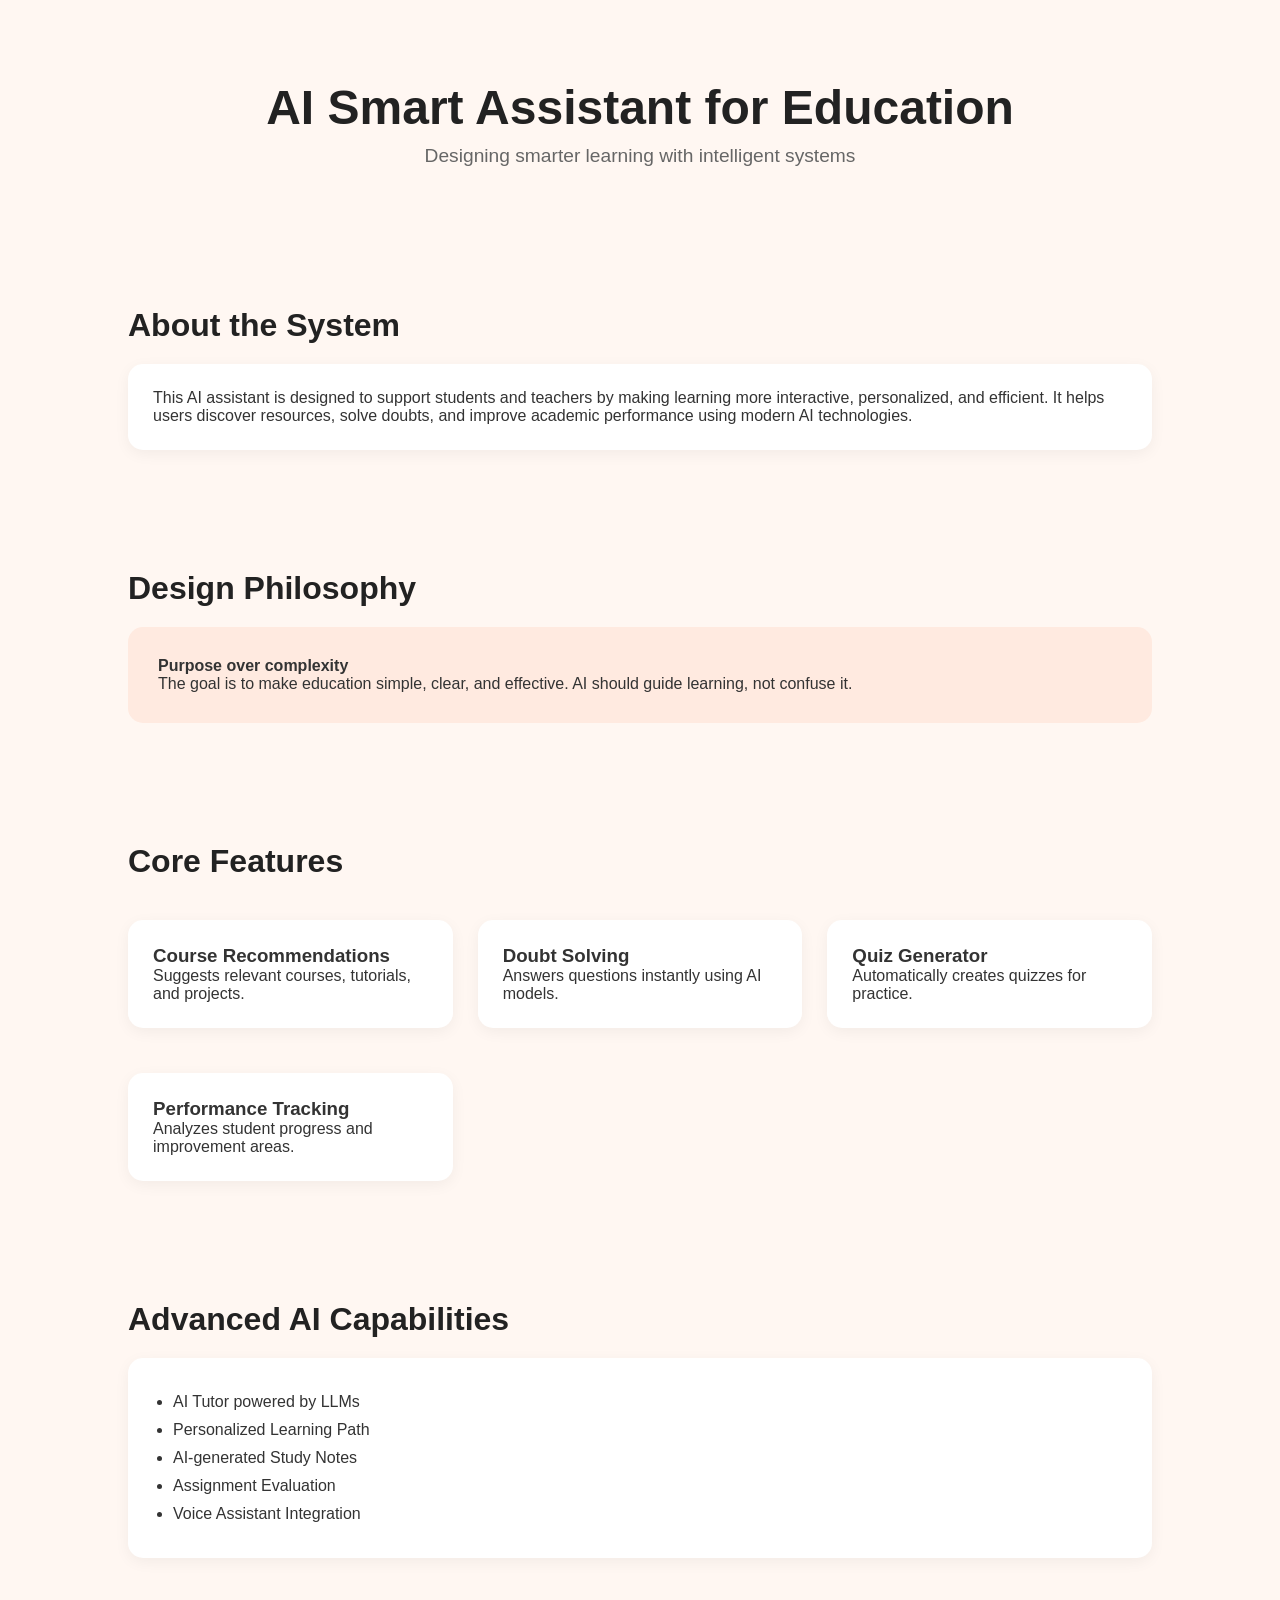
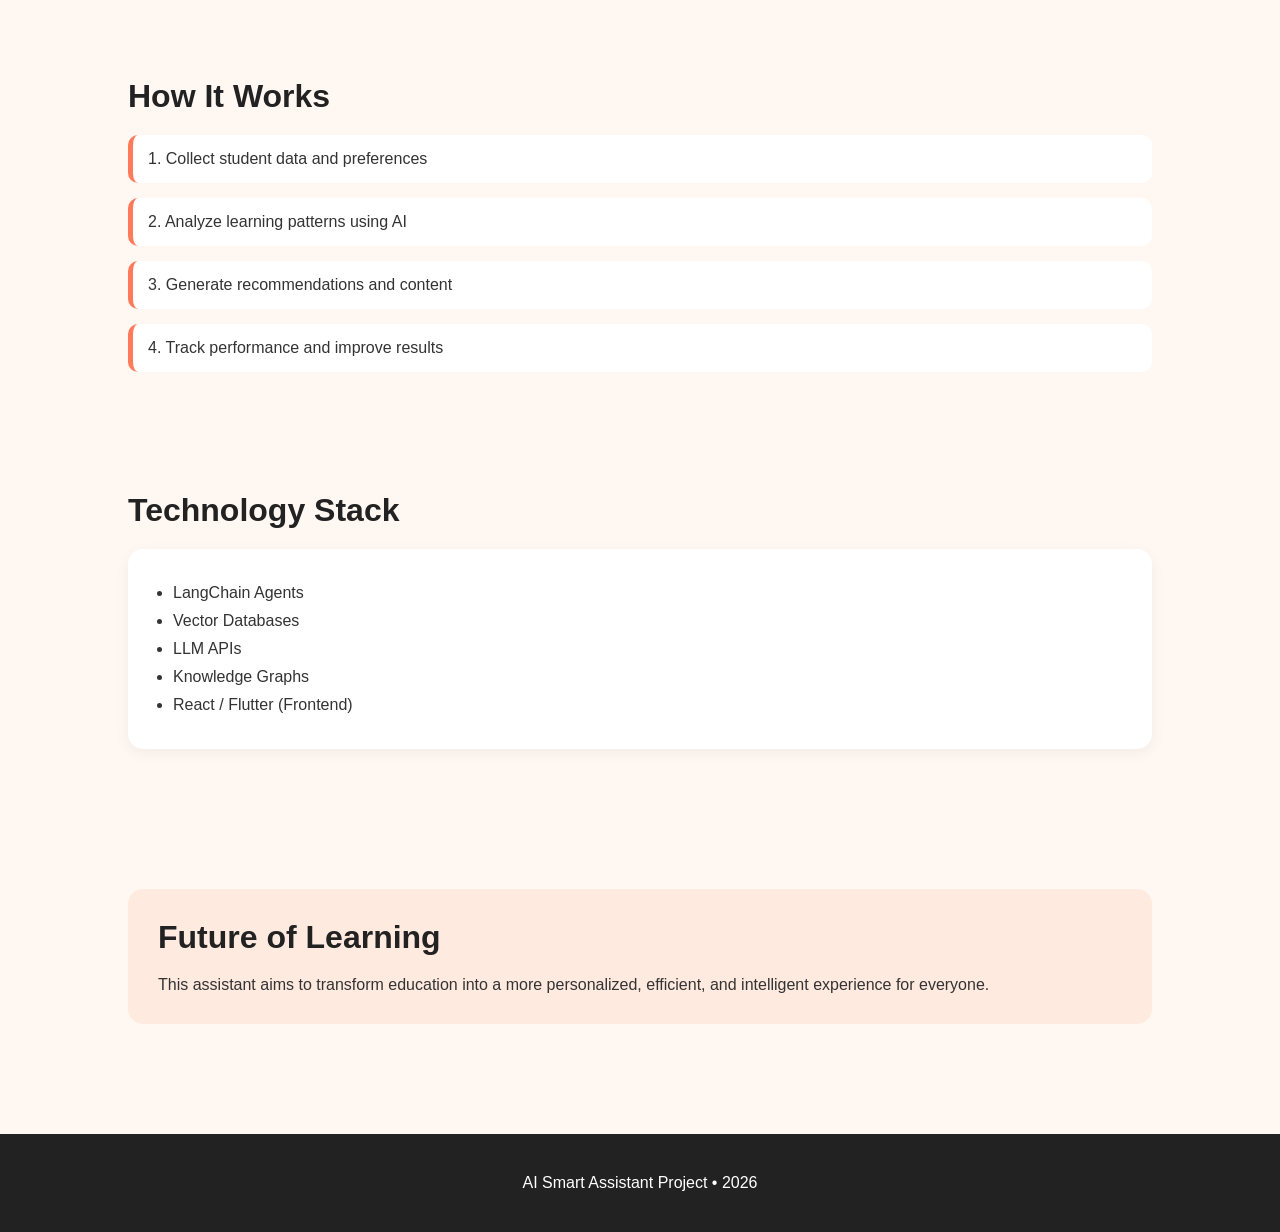
<file: index2.htm>
<!DOCTYPE html>
<html lang="en">
<head>
<meta charset="UTF-8">
<title>AI Smart Assistant</title>

<style>
* {
    margin: 0;
    padding: 0;
    box-sizing: border-box;
    font-family: "Segoe UI", sans-serif;
}

body {
    background: #fff7f2;
    color: #333;
}

/* HERO */
.hero {
    text-align: center;
    padding: 80px 20px;
}

.hero h1 {
    font-size: 3rem;
    color: #222;
}

.hero p {
    margin-top: 10px;
    font-size: 1.2rem;
    color: #666;
}

/* SECTIONS */
.section {
    padding: 60px 10%;
}

.section h2 {
    margin-bottom: 20px;
    font-size: 2rem;
    color: #222;
}

/* CARD STYLE */
.card {
    background: #ffffff;
    padding: 25px;
    border-radius: 15px;
    margin-top: 20px;
    box-shadow: 0 4px 15px rgba(0,0,0,0.05);
}

/* GRID */
.grid {
    display: grid;
    grid-template-columns: repeat(auto-fit, minmax(250px, 1fr));
    gap: 25px;
}

/* HIGHLIGHT BOX */
.highlight {
    background: #ffeae0;
    padding: 30px;
    border-radius: 15px;
    margin-top: 20px;
}

/* LIST */
ul {
    padding-left: 20px;
}

li {
    margin: 10px 0;
}

/* PROCESS STEPS */
.process {
    display: flex;
    flex-direction: column;
    gap: 15px;
}

.step {
    background: #fff;
    padding: 15px;
    border-left: 5px solid #ff7a59;
    border-radius: 10px;
}

/* FOOTER */
.footer {
    text-align: center;
    padding: 40px;
    background: #222;
    color: white;
    margin-top: 50px;
}
</style>

</head>

<body>

<!-- HERO -->
<section class="hero">
    <h1>AI Smart Assistant for Education</h1>
    <p>Designing smarter learning with intelligent systems</p>
</section>

<!-- ABOUT -->
<section class="section">
    <h2>About the System</h2>
    <div class="card">
        <p>
            This AI assistant is designed to support students and teachers by making learning
            more interactive, personalized, and efficient. It helps users discover resources,
            solve doubts, and improve academic performance using modern AI technologies.
        </p>
    </div>
</section>

<!-- PHILOSOPHY -->
<section class="section">
    <h2>Design Philosophy</h2>
    <div class="highlight">
        <p><strong>Purpose over complexity</strong></p>
        <p>
            The goal is to make education simple, clear, and effective.
            AI should guide learning, not confuse it.
        </p>
    </div>
</section>

<!-- FEATURES -->
<section class="section">
    <h2>Core Features</h2>

    <div class="grid">

        <div class="card">
            <h3>Course Recommendations</h3>
            <p>Suggests relevant courses, tutorials, and projects.</p>
        </div>

        <div class="card">
            <h3>Doubt Solving</h3>
            <p>Answers questions instantly using AI models.</p>
        </div>

        <div class="card">
            <h3>Quiz Generator</h3>
            <p>Automatically creates quizzes for practice.</p>
        </div>

        <div class="card">
            <h3>Performance Tracking</h3>
            <p>Analyzes student progress and improvement areas.</p>
        </div>

    </div>
</section>

<!-- ADVANCED FEATURES -->
<section class="section">
    <h2>Advanced AI Capabilities</h2>

    <div class="card">
        <ul>
            <li>AI Tutor powered by LLMs</li>
            <li>Personalized Learning Path</li>
            <li>AI-generated Study Notes</li>
            <li>Assignment Evaluation</li>
            <li>Voice Assistant Integration</li>
        </ul>
    </div>
</section>

<!-- PROCESS -->
<section class="section">
    <h2>How It Works</h2>

    <div class="process">
        <div class="step">1. Collect student data and preferences</div>
        <div class="step">2. Analyze learning patterns using AI</div>
        <div class="step">3. Generate recommendations and content</div>
        <div class="step">4. Track performance and improve results</div>
    </div>
</section>

<!-- TECHNOLOGY -->
<section class="section">
    <h2>Technology Stack</h2>

    <div class="card">
        <ul>
            <li>LangChain Agents</li>
            <li>Vector Databases</li>
            <li>LLM APIs</li>
            <li>Knowledge Graphs</li>
            <li>React / Flutter (Frontend)</li>
        </ul>
    </div>
</section>

<!-- CTA -->
<section class="section">
    <div class="highlight">
        <h2>Future of Learning</h2>
        <p>
            This assistant aims to transform education into a more personalized,
            efficient, and intelligent experience for everyone.
        </p>
    </div>
</section>

<!-- FOOTER -->
<div class="footer">
    <p>AI Smart Assistant Project • 2026</p>
</div>

</body>
</html>
</file>
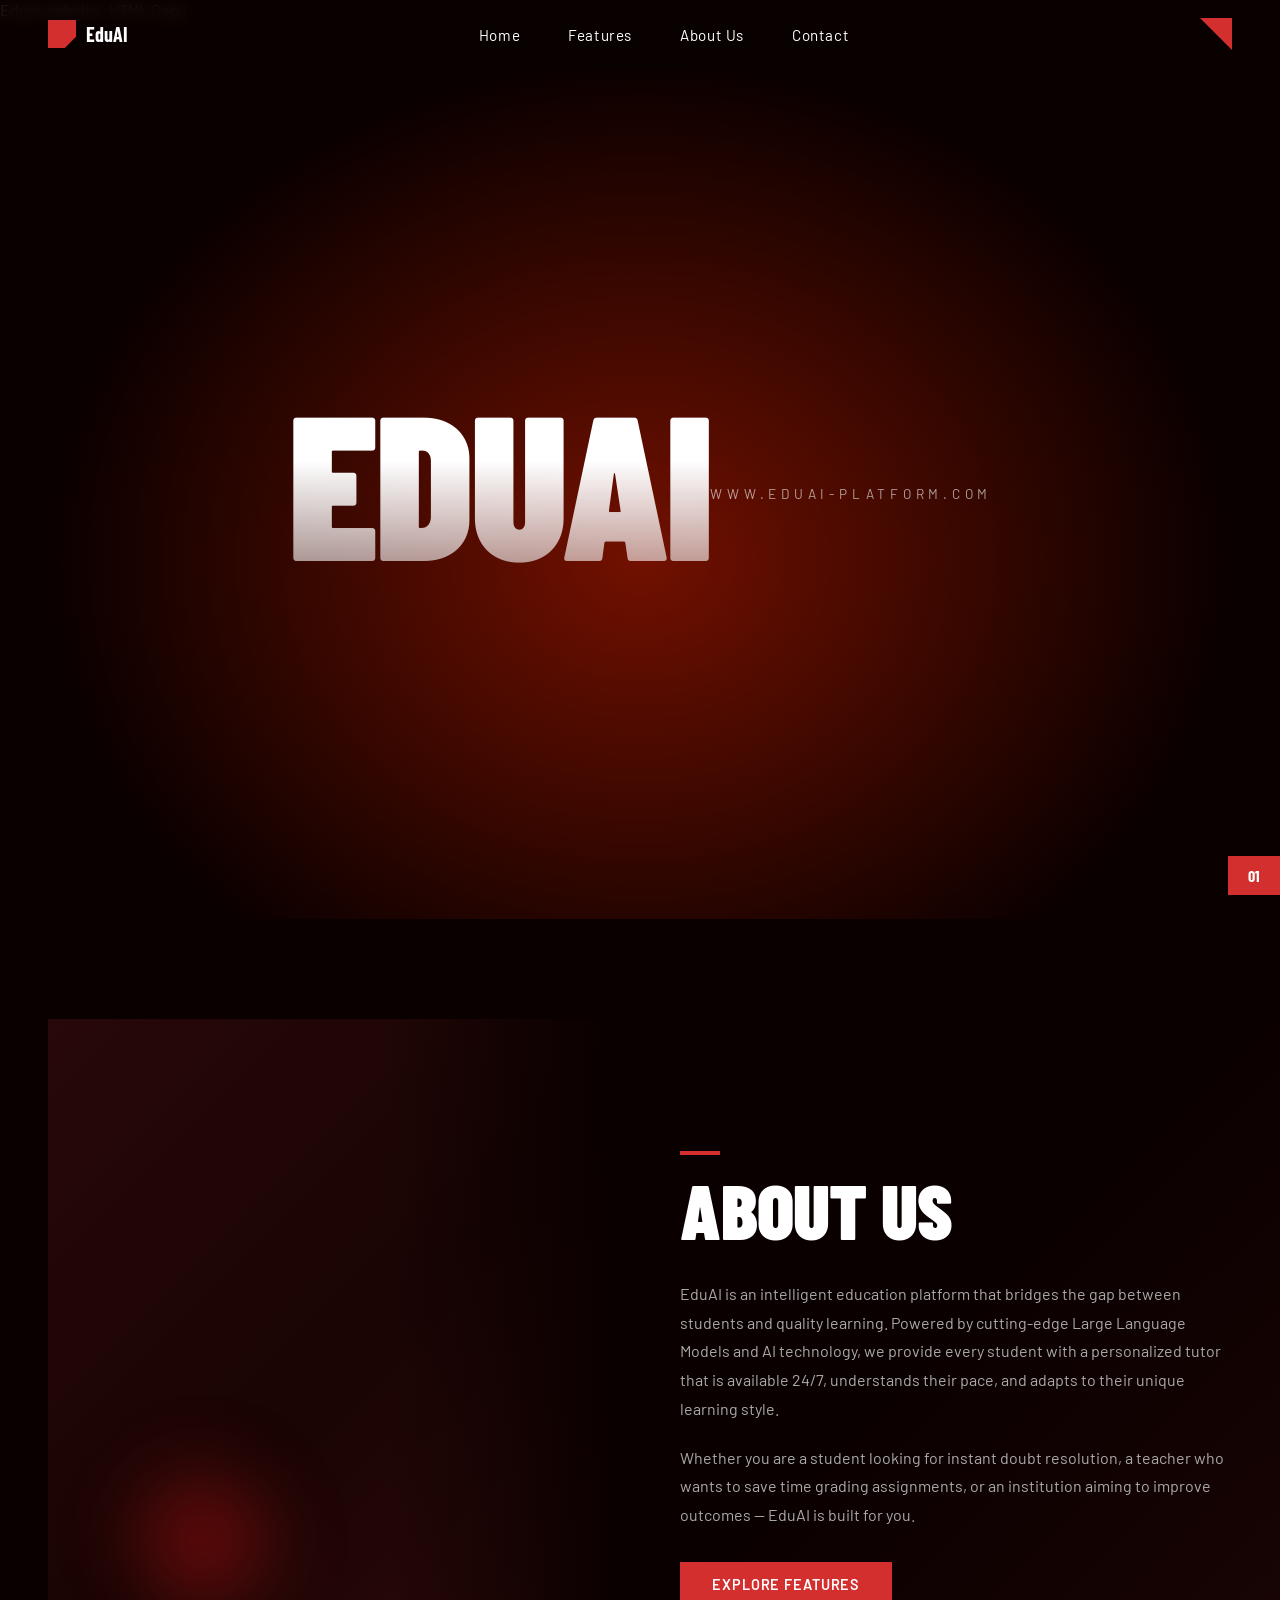
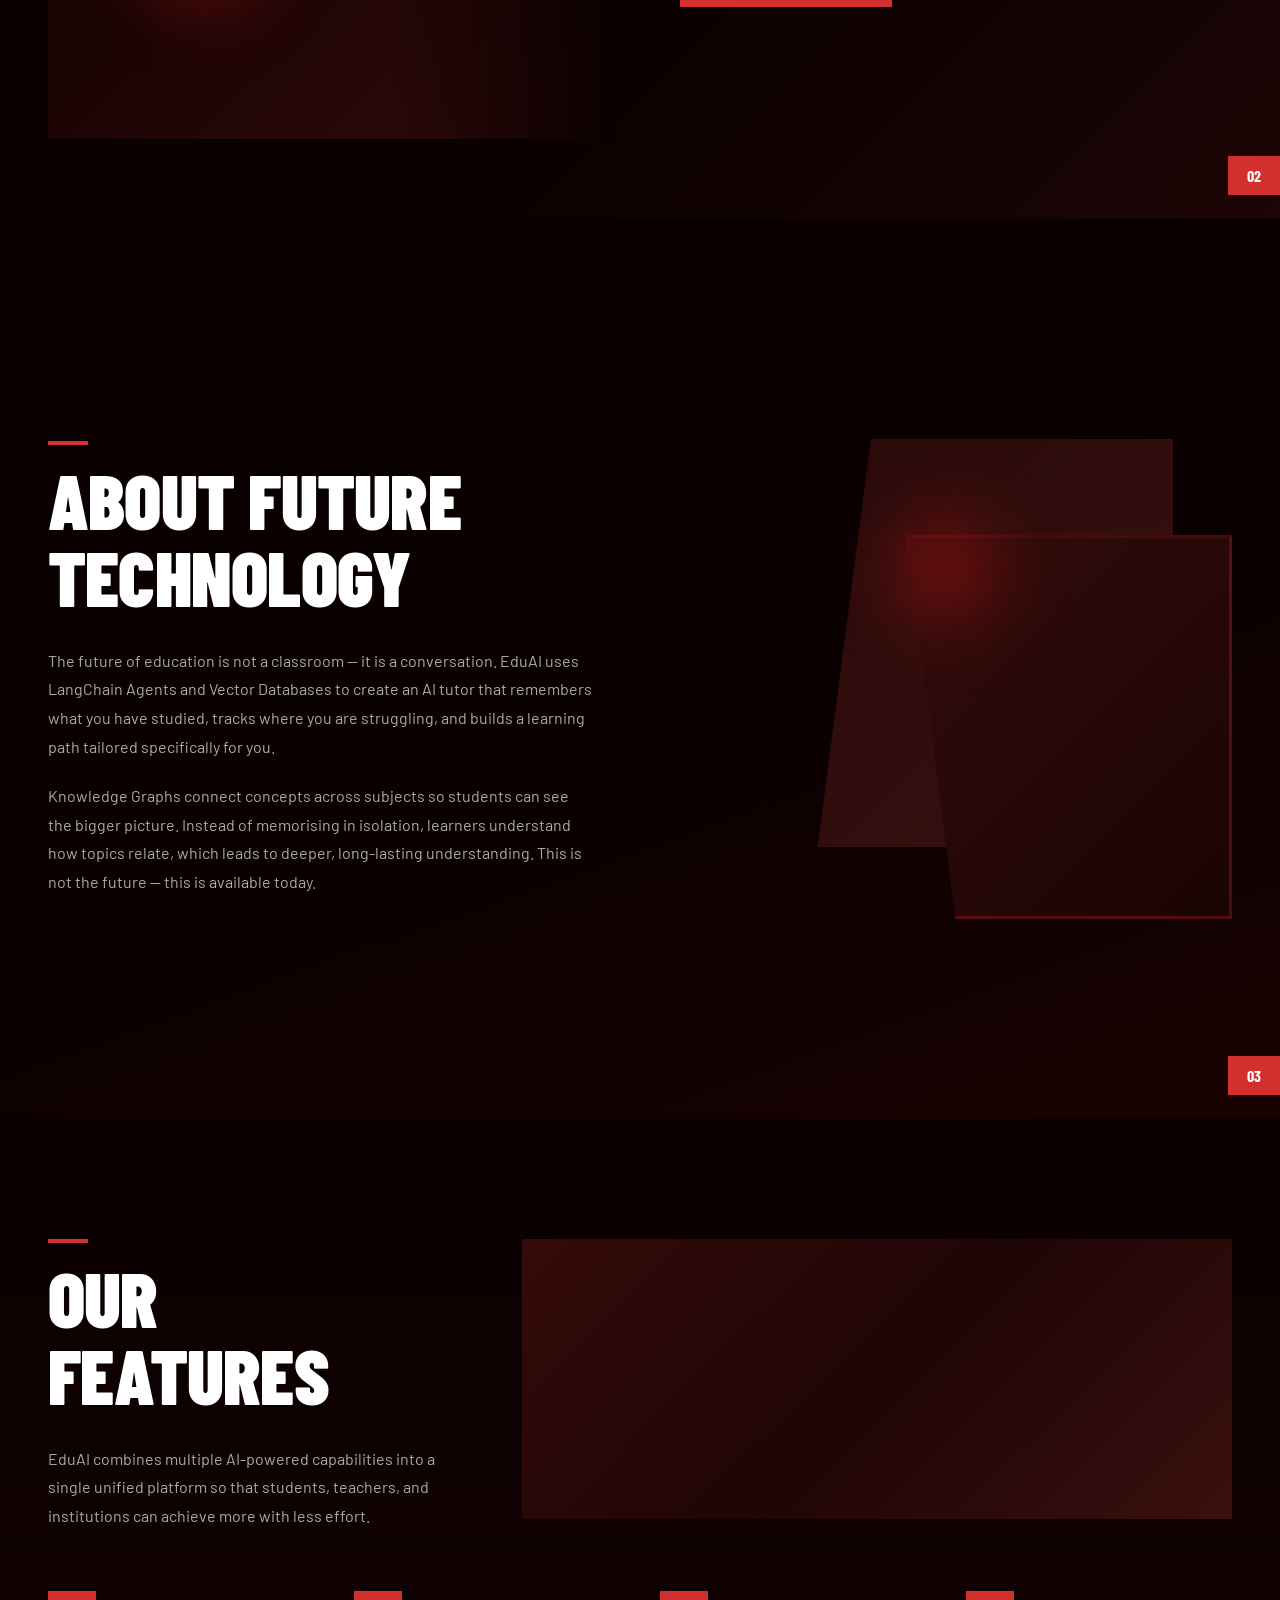
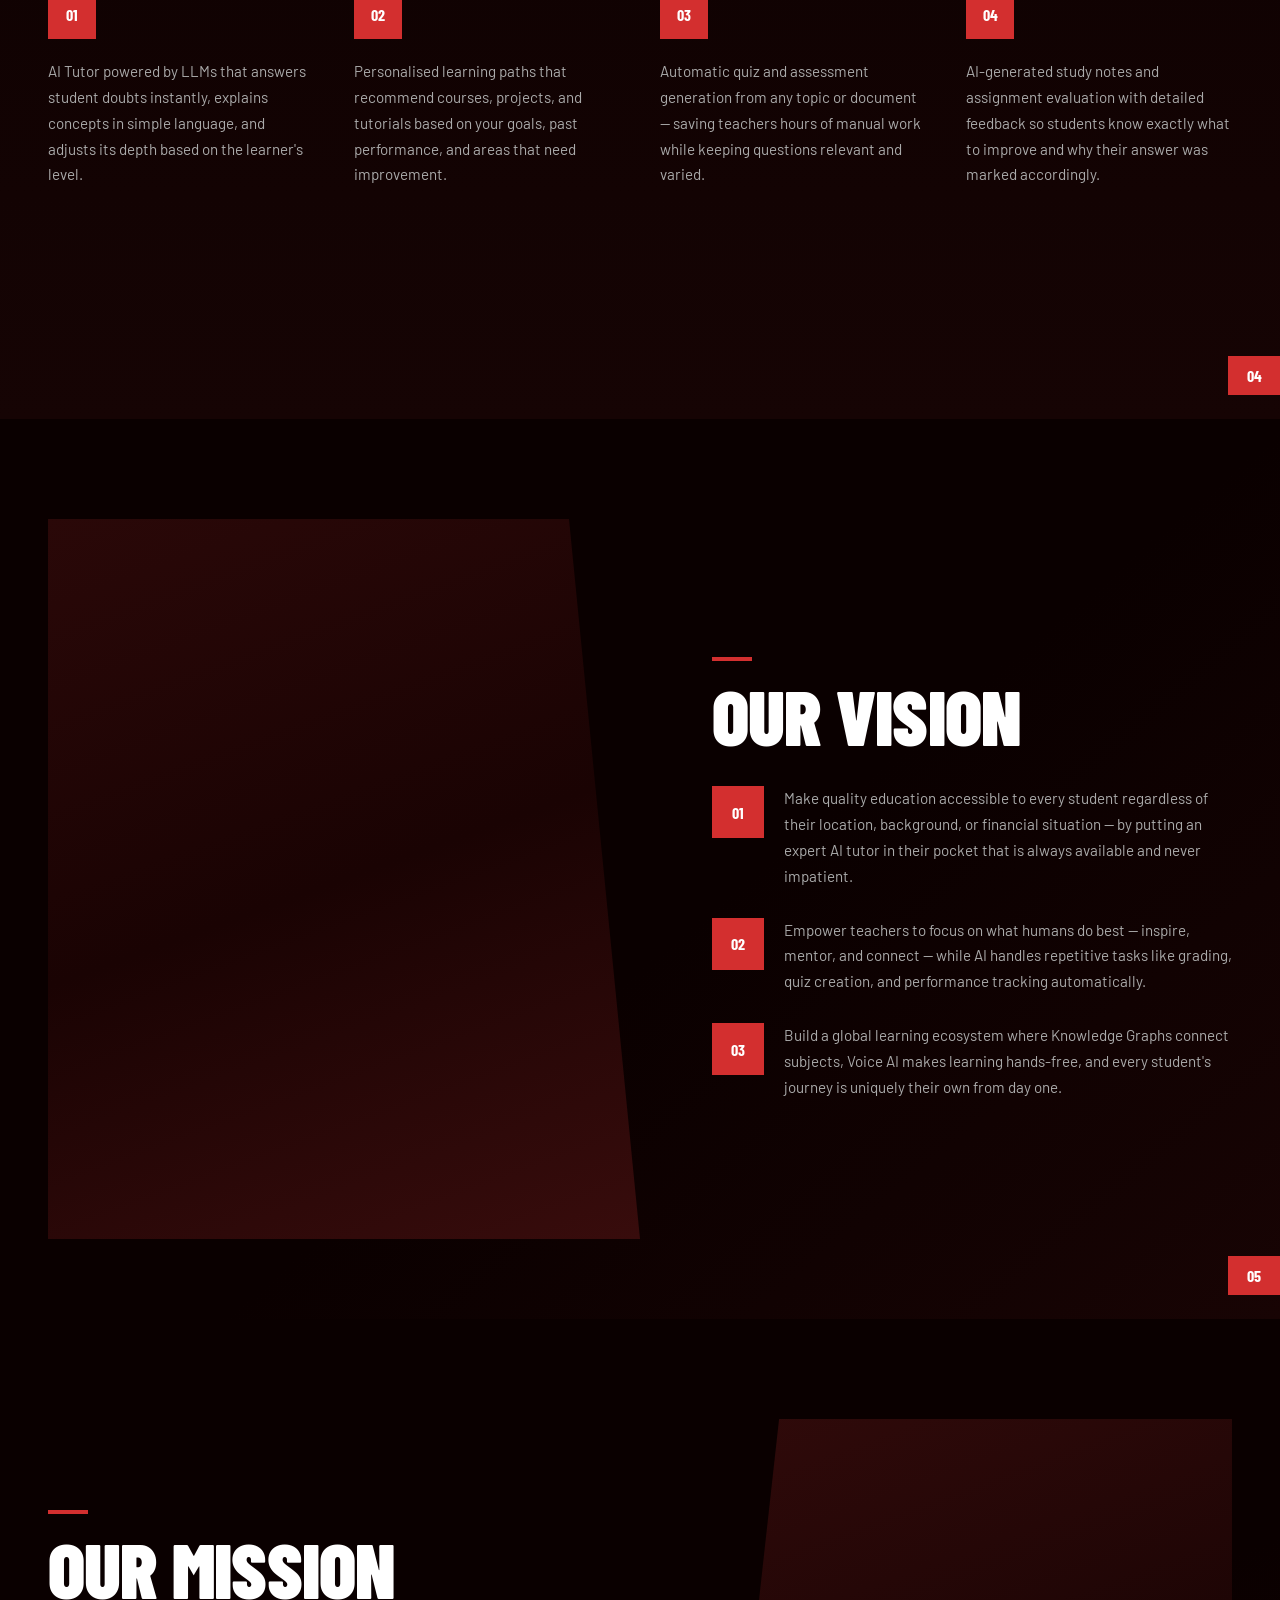
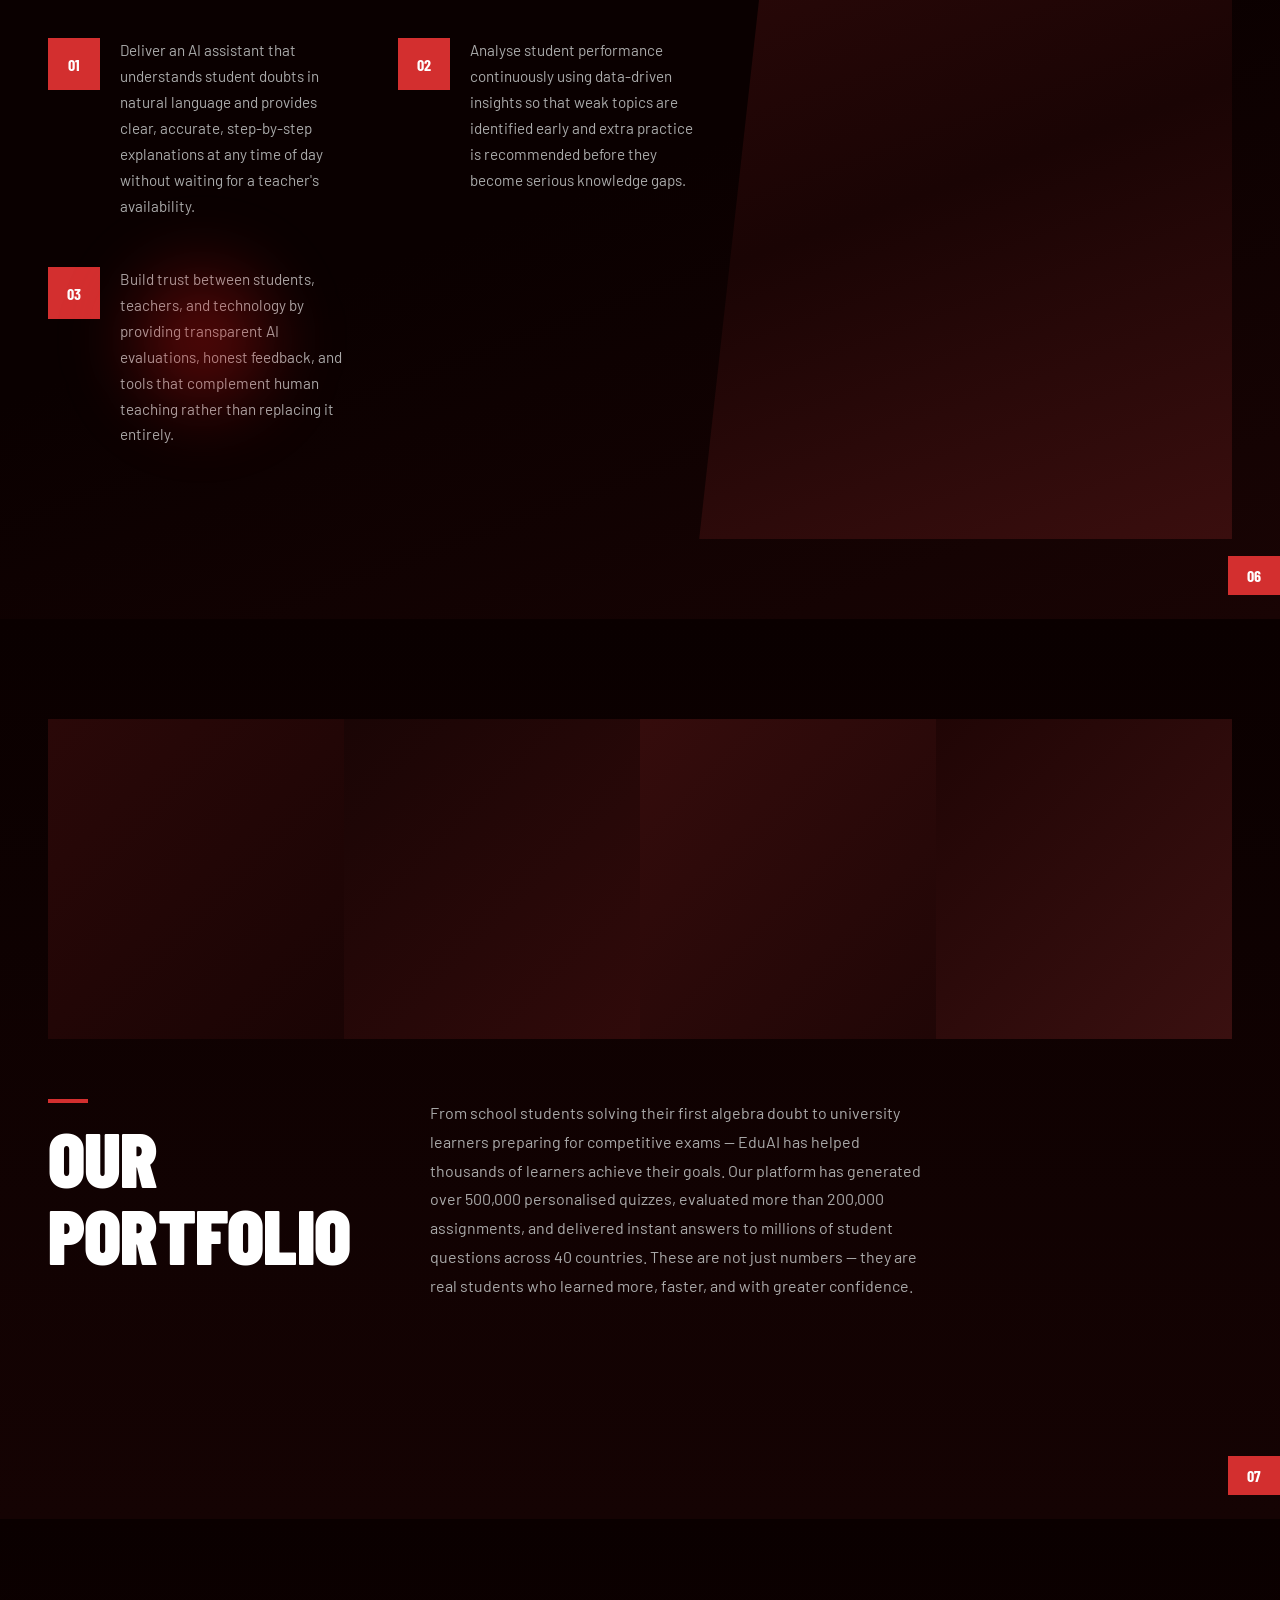
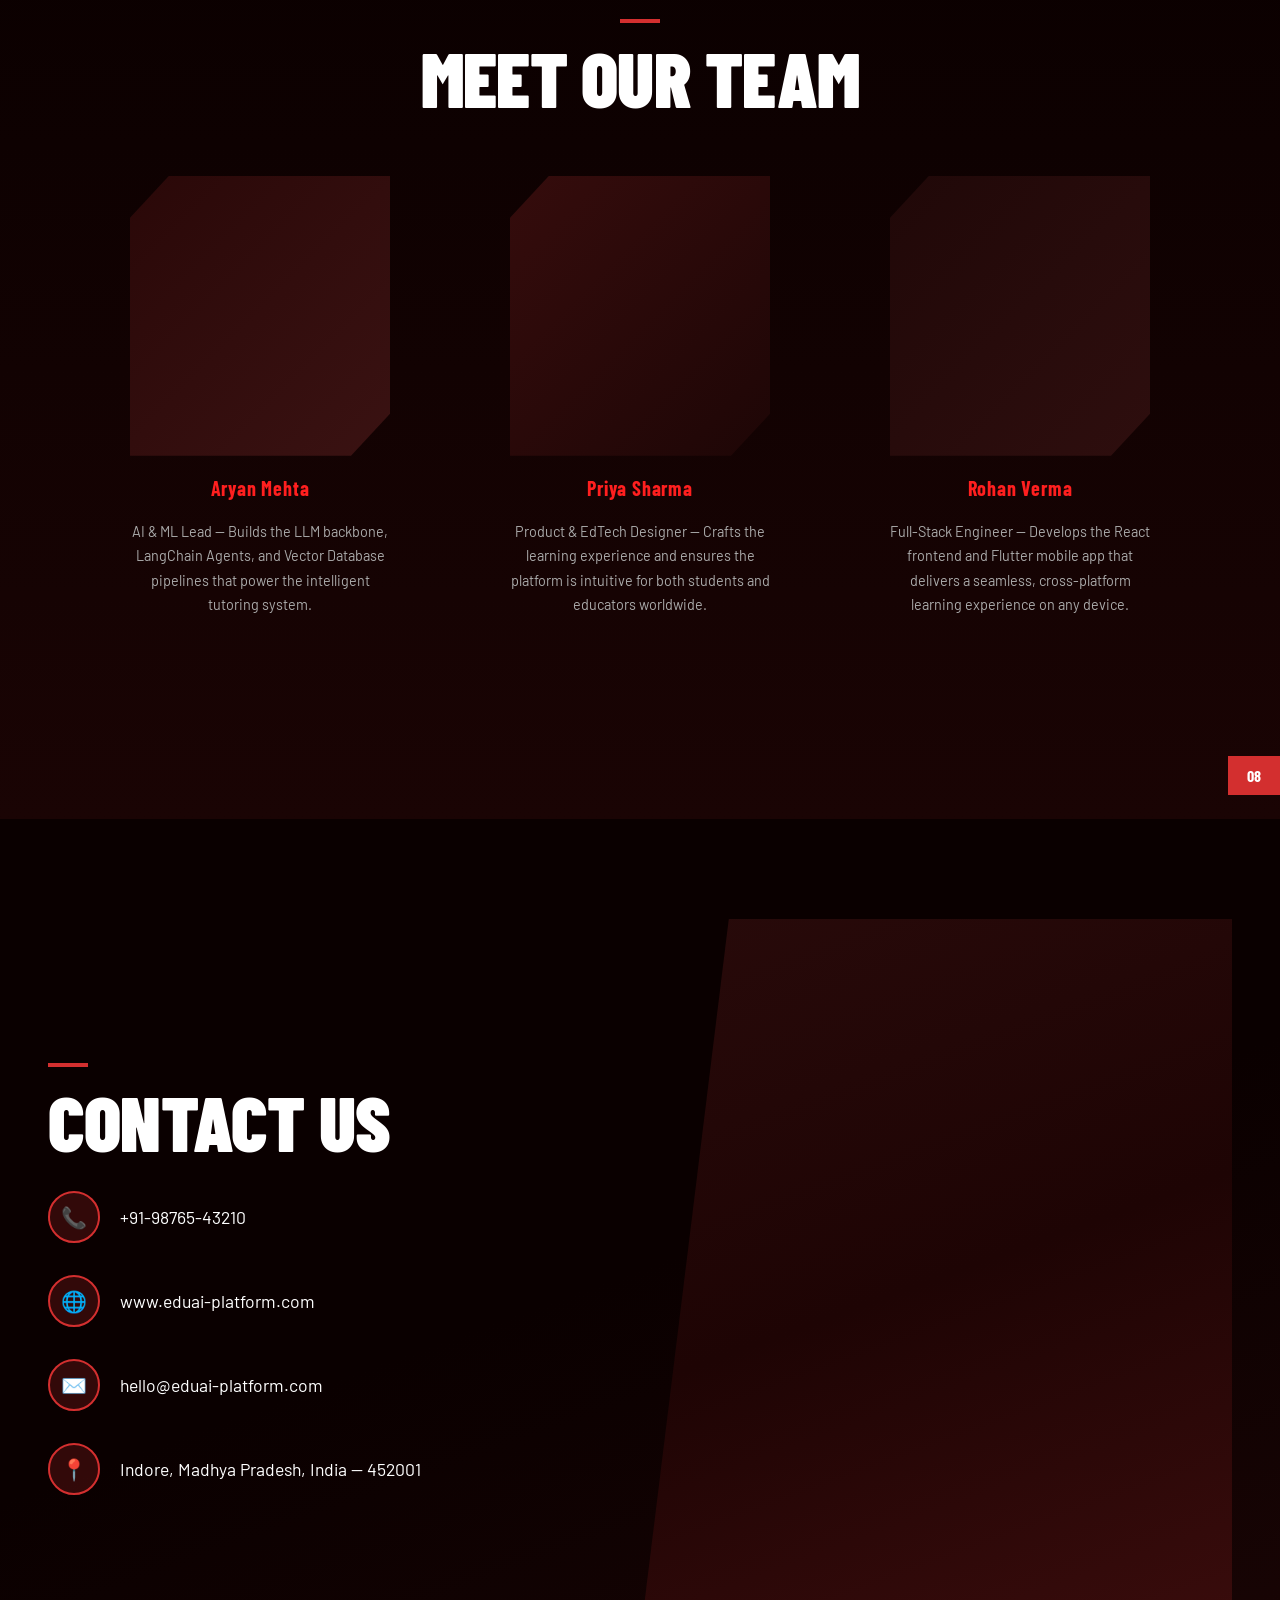
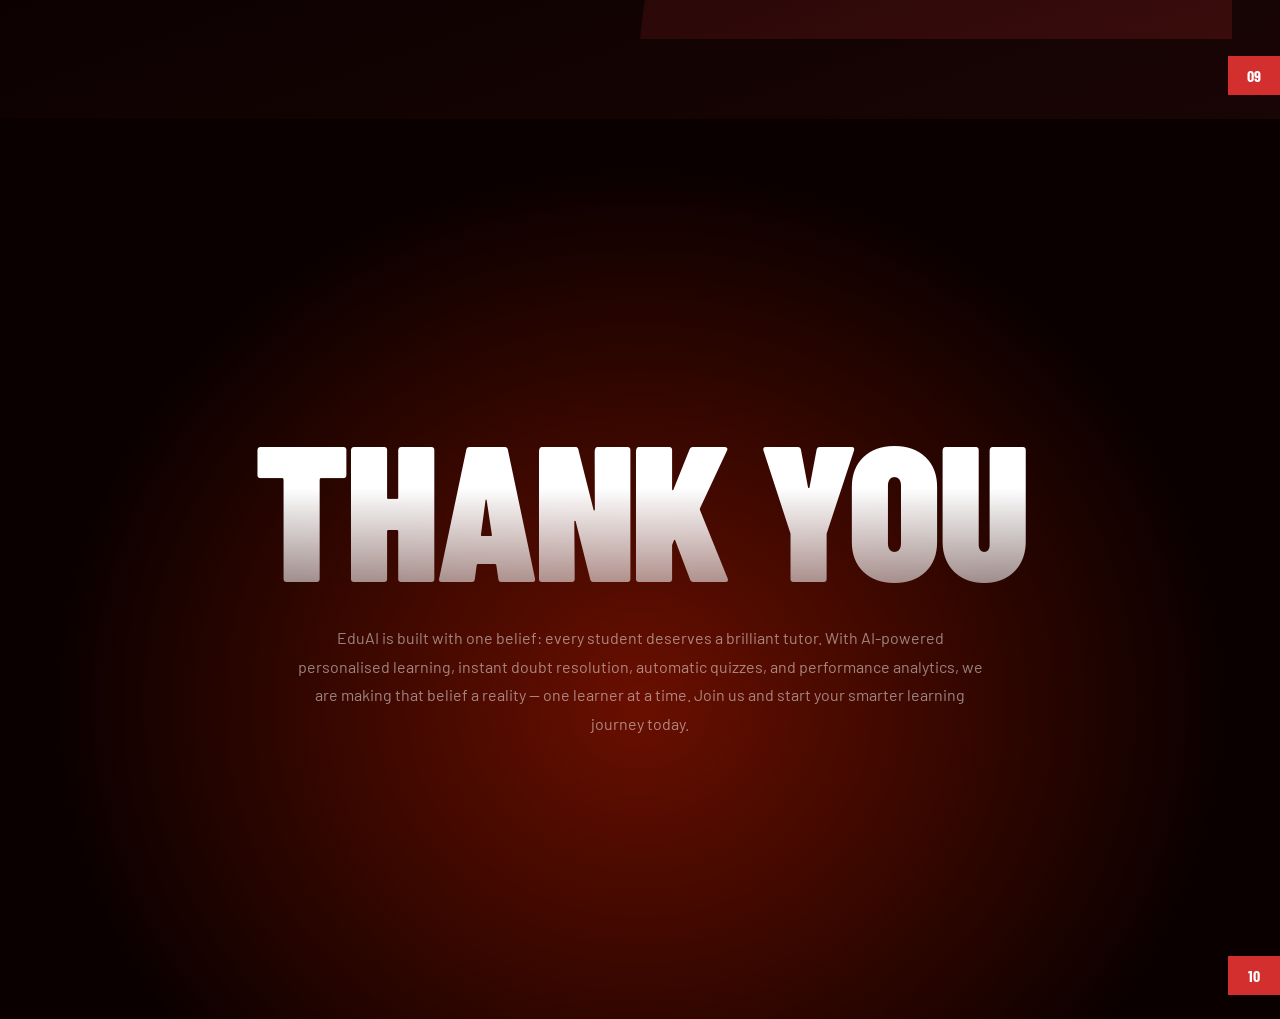
<file: index3.html>
Eduai website · HTML
Copy

<!DOCTYPE html>
<html lang="en">
<head>
<meta charset="UTF-8">
<meta name="viewport" content="width=device-width, initial-scale=1.0">
<title>EduAI — AI-Powered Education Assistant</title>
<link href="https://fonts.googleapis.com/css2?family=Barlow+Condensed:wght@700;800;900&family=Barlow:wght@400;500;600&display=swap" rel="stylesheet">
<style>
  :root {
    --red: #D32F2F;
    --red-bright: #FF1F1F;
    --dark: #0A0000;
    --dark2: #120505;
    --dark3: #1A0808;
    --white: #FFFFFF;
    --muted: #AAAAAA;
    --glow: radial-gradient(ellipse at center, rgba(180,20,20,0.45) 0%, transparent 70%);
  }
 
  * { margin: 0; padding: 0; box-sizing: border-box; }
  html { scroll-behavior: smooth; }
 
  body {
    background: var(--dark);
    color: var(--white);
    font-family: 'Barlow', sans-serif;
    overflow-x: hidden;
  }
 
  /* ── NAV ── */
  nav {
    position: fixed; top: 0; left: 0; width: 100%; z-index: 100;
    display: flex; align-items: center; justify-content: space-between;
    padding: 18px 48px;
    background: rgba(10,0,0,0.85);
    backdrop-filter: blur(8px);
  }
  .logo {
    display: flex; align-items: center; gap: 10px;
    font-family: 'Barlow Condensed', sans-serif;
    font-size: 1.25rem; font-weight: 700; color: var(--white);
    text-decoration: none;
  }
  .logo-icon {
    width: 28px; height: 28px; background: var(--red);
    clip-path: polygon(0 0,100% 0,100% 60%,60% 100%,0 100%);
    display: flex; align-items: center; justify-content: center;
  }
  .nav-links { display: flex; gap: 48px; list-style: none; }
  .nav-links a {
    color: var(--white); text-decoration: none; font-size: 0.95rem;
    letter-spacing: 0.04em; transition: color .2s;
  }
  .nav-links a:hover { color: var(--red-bright); }
  .nav-corner {
    width: 32px; height: 32px; background: var(--red);
    clip-path: polygon(100% 0, 100% 100%, 0 0);
  }
 
  /* ── PAGE NUMBER ── */
  .page-num {
    position: absolute; bottom: 24px; right: 0;
    background: var(--red); color: var(--white);
    font-family: 'Barlow Condensed', sans-serif;
    font-weight: 700; font-size: 1rem;
    padding: 10px 16px; min-width: 52px; text-align: center;
    z-index: 10;
  }
 
  /* ── SECTION BASE ── */
  section {
    position: relative; min-height: 100vh;
    display: flex; align-items: center;
    padding: 100px 48px 80px;
    overflow: hidden;
  }
 
  /* ── SECTION LABEL ── */
  .section-label {
    display: block; width: 40px; height: 4px;
    background: var(--red); margin-bottom: 16px;
  }
  .section-title {
    font-family: 'Barlow Condensed', sans-serif;
    font-weight: 900; font-size: clamp(2.8rem, 6vw, 5rem);
    line-height: 1; text-transform: uppercase; letter-spacing: -0.01em;
    margin-bottom: 32px;
  }
 
  /* ─────────────────────────────────────────
     PAGE 01 — HERO
  ───────────────────────────────────────── */
  #hero {
    justify-content: center; align-items: center; text-align: center;
    background: radial-gradient(ellipse at 50% 60%, rgba(200,30,0,0.55) 0%, #0A0000 65%);
  }
  #hero h1 {
    font-family: 'Barlow Condensed', sans-serif;
    font-size: clamp(5rem, 16vw, 14rem);
    font-weight: 900; text-transform: uppercase; letter-spacing: -0.02em;
    line-height: 0.9;
    background: linear-gradient(180deg, #fff 40%, rgba(255,255,255,0.55) 100%);
    -webkit-background-clip: text; -webkit-text-fill-color: transparent;
    background-clip: text;
    animation: fadeUp 1s ease both;
  }
  #hero .tagline {
    margin-top: 28px; letter-spacing: 0.35em; font-size: 0.85rem;
    color: rgba(255,255,255,0.6); text-transform: uppercase;
    animation: fadeUp 1s .3s ease both;
  }
  @keyframes fadeUp {
    from { opacity: 0; transform: translateY(30px); }
    to   { opacity: 1; transform: translateY(0); }
  }
 
  /* ─────────────────────────────────────────
     PAGE 02 — ABOUT US
  ───────────────────────────────────────── */
  #about {
    background: linear-gradient(135deg, #0A0000 60%, #1C0505 100%);
    gap: 0;
  }
  .about-img {
    width: 48%; position: relative; align-self: stretch;
    overflow: hidden;
  }
  .about-img img {
    width: 100%; height: 100%; object-fit: cover;
    clip-path: polygon(0 0, 90% 0, 100% 100%, 0 100%);
    filter: brightness(0.7) saturate(1.4);
  }
  .about-img-overlay {
    position: absolute; inset: 0;
    background: linear-gradient(to right, transparent 60%, var(--dark) 100%);
  }
  .about-content { width: 52%; padding-left: 64px; }
  .about-content p {
    color: var(--muted); line-height: 1.8; font-size: 1rem; margin-bottom: 20px;
  }
  .btn-red {
    display: inline-block; padding: 14px 32px;
    background: var(--red); color: var(--white);
    font-family: 'Barlow', sans-serif; font-weight: 600; font-size: 0.9rem;
    letter-spacing: 0.06em; text-decoration: none; text-transform: uppercase;
    border: none; cursor: pointer; transition: background .2s, transform .15s;
    margin-top: 12px;
  }
  .btn-red:hover { background: var(--red-bright); transform: translateY(-2px); }
 
  /* ─────────────────────────────────────────
     PAGE 03 — ABOUT FUTURE TECHNOLOGY
  ───────────────────────────────────────── */
  #future {
    background: linear-gradient(160deg, #0A0000 55%, #1A0202 100%);
  }
  .future-content { width: 50%; padding-right: 48px; }
  .future-content p {
    color: var(--muted); line-height: 1.8; font-size: 1rem; margin-bottom: 20px;
  }
  .future-imgs {
    width: 50%; display: flex; position: relative; height: 480px;
  }
  .future-imgs img {
    position: absolute; object-fit: cover;
    filter: brightness(0.75) saturate(1.3);
  }
  .future-imgs .img1 {
    width: 60%; height: 85%; top: 0; right: 10%;
    clip-path: polygon(15% 0, 100% 0, 100% 100%, 0 100%);
  }
  .future-imgs .img2 {
    width: 55%; height: 80%; bottom: 0; right: 0;
    clip-path: polygon(0 0, 100% 0, 100% 100%, 15% 100%);
    border: 3px solid rgba(180,20,20,0.3);
  }
 
  /* ─────────────────────────────────────────
     PAGE 04 — OUR SERVICE
  ───────────────────────────────────────── */
  #service {
    flex-direction: column; align-items: flex-start;
    background: linear-gradient(180deg, #0A0000 0%, #160404 100%);
    padding-top: 120px;
  }
  .service-top {
    display: flex; width: 100%; margin-bottom: 60px;
  }
  .service-top-left { width: 40%; }
  .service-top-right {
    width: 60%; height: 280px; position: relative; overflow: hidden;
  }
  .service-top-right img {
    width: 100%; height: 100%; object-fit: cover;
    filter: brightness(0.65) saturate(1.3);
  }
  .service-top-left p {
    color: var(--muted); line-height: 1.8; font-size: 1rem; max-width: 400px;
    margin-top: 8px;
  }
  .service-grid {
    display: grid; grid-template-columns: repeat(4, 1fr); gap: 40px; width: 100%;
  }
  .service-card { }
  .service-num {
    width: 48px; height: 48px; background: var(--red);
    display: flex; align-items: center; justify-content: center;
    font-family: 'Barlow Condensed', sans-serif; font-weight: 700; font-size: 1rem;
    margin-bottom: 20px;
  }
  .service-card p {
    color: var(--muted); line-height: 1.7; font-size: 0.95rem;
  }
 
  /* ─────────────────────────────────────────
     PAGE 05 — OUR VISION
  ───────────────────────────────────────── */
  #vision {
    background: linear-gradient(140deg, #0A0000 55%, #180404 100%);
    gap: 0;
  }
  .vision-img {
    width: 50%; position: relative; align-self: stretch; overflow: hidden;
  }
  .vision-img img {
    width: 100%; height: 100%; object-fit: cover;
    clip-path: polygon(0 0, 88% 0, 100% 100%, 0 100%);
    filter: brightness(0.65) saturate(1.5) hue-rotate(-10deg);
  }
  .vision-content { width: 50%; padding-left: 72px; }
  .vision-items { display: flex; flex-direction: column; gap: 28px; margin-top: 8px; }
  .vision-item { display: flex; gap: 20px; align-items: flex-start; }
  .vision-num {
    min-width: 52px; height: 52px; background: var(--red);
    display: flex; align-items: center; justify-content: center;
    font-family: 'Barlow Condensed', sans-serif; font-weight: 700; font-size: 1rem;
  }
  .vision-item p { color: var(--muted); line-height: 1.7; font-size: 0.95rem; }
 
  /* ─────────────────────────────────────────
     PAGE 06 — OUR MISSION
  ───────────────────────────────────────── */
  #mission {
    background: linear-gradient(160deg, #0A0000 50%, #190404 100%);
    gap: 0;
  }
  .mission-content { width: 55%; }
  .mission-grid {
    display: grid; grid-template-columns: 1fr 1fr; gap: 48px; margin-top: 8px;
  }
  .mission-item { display: flex; gap: 20px; align-items: flex-start; }
  .mission-num {
    min-width: 52px; height: 52px; background: var(--red);
    display: flex; align-items: center; justify-content: center;
    font-family: 'Barlow Condensed', sans-serif; font-weight: 700; font-size: 1rem;
  }
  .mission-item p { color: var(--muted); line-height: 1.7; font-size: 0.95rem; }
  .mission-img {
    width: 45%; position: relative; align-self: stretch; overflow: hidden;
  }
  .mission-img img {
    width: 100%; height: 100%; object-fit: cover;
    clip-path: polygon(15% 0, 100% 0, 100% 100%, 0 100%);
    filter: brightness(0.65) saturate(1.3);
  }
 
  /* ─────────────────────────────────────────
     PAGE 07 — PORTFOLIO
  ───────────────────────────────────────── */
  #portfolio {
    flex-direction: column; align-items: flex-start;
    background: linear-gradient(180deg, #0A0000 0%, #150303 100%);
    padding-top: 100px;
  }
  .portfolio-gallery {
    display: grid; grid-template-columns: repeat(4, 1fr);
    gap: 0; width: 100%; height: 320px; overflow: hidden;
    margin-bottom: 60px;
  }
  .portfolio-gallery img {
    width: 100%; height: 100%; object-fit: cover;
    filter: brightness(0.7) saturate(1.3);
    transition: filter .3s, transform .4s;
  }
  .portfolio-gallery img:hover { filter: brightness(1) saturate(1.5); transform: scale(1.04); }
  .portfolio-bottom { display: flex; gap: 80px; width: 100%; align-items: flex-start; }
  .portfolio-bottom p {
    color: var(--muted); line-height: 1.8; font-size: 1rem; max-width: 500px;
  }
 
  /* ─────────────────────────────────────────
     PAGE 08 — TEAM
  ───────────────────────────────────────── */
  #team {
    flex-direction: column; align-items: center; text-align: center;
    background: linear-gradient(180deg, #0A0000 0%, #1A0404 100%);
  }
  #team .section-title { margin-bottom: 60px; }
  #team .section-label { margin: 0 auto 16px; }
  .team-grid {
    display: grid; grid-template-columns: repeat(3, 1fr); gap: 40px; width: 100%;
    max-width: 1100px;
  }
  .team-card { display: flex; flex-direction: column; align-items: center; gap: 20px; }
  .team-card-img {
    width: 260px; height: 280px; overflow: hidden; position: relative;
    clip-path: polygon(15% 0, 100% 0, 100% 85%, 85% 100%, 0 100%, 0 15%);
  }
  .team-card-img img {
    width: 100%; height: 100%; object-fit: cover;
    filter: brightness(0.75) saturate(1.2);
    transition: filter .3s;
  }
  .team-card:hover .team-card-img img { filter: brightness(1) saturate(1.5); }
  .team-card h3 {
    font-family: 'Barlow Condensed', sans-serif; font-weight: 700;
    font-size: 1.25rem; color: var(--red-bright); letter-spacing: 0.04em;
  }
  .team-card p { color: var(--muted); font-size: 0.9rem; line-height: 1.7; max-width: 260px; }
 
  /* ─────────────────────────────────────────
     PAGE 09 — CONTACT
  ───────────────────────────────────────── */
  #contact {
    background: linear-gradient(160deg, #0A0000 50%, #1A0505 100%);
    gap: 0;
  }
  .contact-content { width: 50%; }
  .contact-list { display: flex; flex-direction: column; gap: 32px; margin-top: 12px; }
  .contact-item { display: flex; align-items: center; gap: 20px; }
  .contact-icon {
    width: 52px; height: 52px; border-radius: 50%;
    background: rgba(211,47,47,0.2); border: 2px solid var(--red);
    display: flex; align-items: center; justify-content: center;
    font-size: 1.3rem; flex-shrink: 0;
  }
  .contact-item span { color: var(--white); font-size: 1.1rem; }
  .contact-img {
    width: 50%; position: relative; align-self: stretch; overflow: hidden;
  }
  .contact-img img {
    width: 100%; height: 100%; object-fit: cover;
    clip-path: polygon(15% 0, 100% 0, 100% 100%, 0 100%);
    filter: brightness(0.6) saturate(1.4) hue-rotate(320deg);
  }
 
  /* ─────────────────────────────────────────
     PAGE 10 — THANK YOU
  ───────────────────────────────────────── */
  #thankyou {
    justify-content: center; align-items: center; text-align: center; flex-direction: column;
    background: radial-gradient(ellipse at 50% 65%, rgba(200,30,0,0.5) 0%, #0A0000 65%);
  }
  #thankyou h2 {
    font-family: 'Barlow Condensed', sans-serif;
    font-size: clamp(5rem, 15vw, 13rem);
    font-weight: 900; text-transform: uppercase; letter-spacing: -0.02em;
    line-height: 0.9;
    background: linear-gradient(180deg, #fff 40%, rgba(255,255,255,0.5) 100%);
    -webkit-background-clip: text; -webkit-text-fill-color: transparent;
    background-clip: text;
  }
  #thankyou p {
    color: rgba(255,255,255,0.5); max-width: 700px; line-height: 1.8;
    font-size: 1rem; margin-top: 32px;
  }
 
  /* ── GLOW ORBS ── */
  .orb {
    position: absolute; border-radius: 50%; pointer-events: none;
    background: radial-gradient(circle, rgba(200,20,20,0.5) 0%, transparent 70%);
    filter: blur(30px);
  }
  .orb-1 { width: 200px; height: 200px; left: 8%; bottom: 20%; }
  .orb-2 { width: 160px; height: 160px; right: 20%; top: 30%; }
 
  /* ── SCROLLBAR ── */
  ::-webkit-scrollbar { width: 4px; }
  ::-webkit-scrollbar-track { background: #0A0000; }
  ::-webkit-scrollbar-thumb { background: var(--red); border-radius: 2px; }
 
  /* ── PLACEHOLDER IMAGES (CSS gradient stand-in) ── */
  .img-placeholder {
    background: linear-gradient(135deg, #2a0a0a 0%, #1a0505 50%, #300a0a 100%);
    display: flex; align-items: center; justify-content: center;
    color: rgba(255,255,255,0.1); font-size: 0.75rem; letter-spacing: 0.1em;
  }
</style>
</head>
<body>
 
<!-- ── NAVIGATION ── -->
<nav>
  <a class="logo" href="#hero">
    <div class="logo-icon"></div>
    EduAI
  </a>
  <ul class="nav-links">
    <li><a href="#hero">Home</a></li>
    <li><a href="#service">Features</a></li>
    <li><a href="#about">About Us</a></li>
    <li><a href="#contact">Contact</a></li>
  </ul>
  <div class="nav-corner"></div>
</nav>
 
<!-- ═══════════════════════════════════════
     01 — HERO
════════════════════════════════════════ -->
<section id="hero">
  <h1>EDUAI</h1>
  <p class="tagline">www.eduai-platform.com</p>
  <div class="page-num">01</div>
</section>
 
<!-- ═══════════════════════════════════════
     02 — ABOUT US
════════════════════════════════════════ -->
<section id="about">
  <div class="about-img">
    <div class="img-placeholder" style="width:100%;height:100%;min-height:420px;
      background:linear-gradient(135deg,#280808,#1a0404,#320a0a);"></div>
    <div class="about-img-overlay"></div>
  </div>
  <div class="about-content">
    <span class="section-label"></span>
    <h2 class="section-title">About Us</h2>
    <p>
      EduAI is an intelligent education platform that bridges the gap between students
      and quality learning. Powered by cutting-edge Large Language Models and AI technology,
      we provide every student with a personalized tutor that is available 24/7, understands
      their pace, and adapts to their unique learning style.
    </p>
    <p>
      Whether you are a student looking for instant doubt resolution, a teacher who wants
      to save time grading assignments, or an institution aiming to improve outcomes — EduAI
      is built for you.
    </p>
    <a href="#service" class="btn-red">Explore Features</a>
  </div>
  <div class="orb orb-1"></div>
  <div class="page-num">02</div>
</section>
 
<!-- ═══════════════════════════════════════
     03 — ABOUT FUTURE TECHNOLOGY
════════════════════════════════════════ -->
<section id="future">
  <div class="future-content">
    <span class="section-label"></span>
    <h2 class="section-title">About Future<br>Technology</h2>
    <p>
      The future of education is not a classroom — it is a conversation. EduAI uses
      LangChain Agents and Vector Databases to create an AI tutor that remembers what
      you have studied, tracks where you are struggling, and builds a learning path
      tailored specifically for you.
    </p>
    <p>
      Knowledge Graphs connect concepts across subjects so students can see the bigger
      picture. Instead of memorising in isolation, learners understand how topics relate,
      which leads to deeper, long-lasting understanding. This is not the future — this
      is available today.
    </p>
  </div>
  <div class="future-imgs">
    <div class="img-placeholder img1" style="
      position:absolute; width:60%; height:85%; top:0; right:10%;
      clip-path:polygon(15% 0,100% 0,100% 100%,0 100%);
      background:linear-gradient(135deg,#2a0a0a,#3a1010);"></div>
    <div class="img-placeholder img2" style="
      position:absolute; width:55%; height:80%; bottom:0; right:0;
      clip-path:polygon(0 0,100% 0,100% 100%,15% 100%);
      background:linear-gradient(135deg,#350c0c,#1a0404);
      border:3px solid rgba(180,20,20,0.3);"></div>
  </div>
  <div class="orb orb-2"></div>
  <div class="page-num">03</div>
</section>
 
<!-- ═══════════════════════════════════════
     04 — OUR SERVICE (FEATURES)
════════════════════════════════════════ -->
<section id="service">
  <div class="service-top">
    <div class="service-top-left">
      <span class="section-label"></span>
      <h2 class="section-title">Our<br>Features</h2>
      <p>
        EduAI combines multiple AI-powered capabilities into a single unified platform
        so that students, teachers, and institutions can achieve more with less effort.
      </p>
    </div>
    <div class="service-top-right">
      <div class="img-placeholder" style="width:100%;height:100%;
        background:linear-gradient(135deg,#350a0a,#200505,#3a0f0f);"></div>
    </div>
  </div>
  <div class="service-grid">
    <div class="service-card">
      <div class="service-num">01</div>
      <p>AI Tutor powered by LLMs that answers student doubts instantly, explains concepts in
        simple language, and adjusts its depth based on the learner's level.</p>
    </div>
    <div class="service-card">
      <div class="service-num">02</div>
      <p>Personalised learning paths that recommend courses, projects, and tutorials based
        on your goals, past performance, and areas that need improvement.</p>
    </div>
    <div class="service-card">
      <div class="service-num">03</div>
      <p>Automatic quiz and assessment generation from any topic or document — saving
        teachers hours of manual work while keeping questions relevant and varied.</p>
    </div>
    <div class="service-card">
      <div class="service-num">04</div>
      <p>AI-generated study notes and assignment evaluation with detailed feedback so
        students know exactly what to improve and why their answer was marked accordingly.</p>
    </div>
  </div>
  <div class="page-num">04</div>
</section>
 
<!-- ═══════════════════════════════════════
     05 — OUR VISION
════════════════════════════════════════ -->
<section id="vision">
  <div class="vision-img">
    <div class="img-placeholder" style="width:100%;height:100%;min-height:500px;
      clip-path:polygon(0 0,88% 0,100% 100%,0 100%);
      background:linear-gradient(160deg,#2a0808,#1a0303,#380c0c);"></div>
  </div>
  <div class="vision-content">
    <span class="section-label"></span>
    <h2 class="section-title">Our Vision</h2>
    <div class="vision-items">
      <div class="vision-item">
        <div class="vision-num">01</div>
        <p>Make quality education accessible to every student regardless of their location,
          background, or financial situation — by putting an expert AI tutor in their pocket
          that is always available and never impatient.</p>
      </div>
      <div class="vision-item">
        <div class="vision-num">02</div>
        <p>Empower teachers to focus on what humans do best — inspire, mentor, and connect —
          while AI handles repetitive tasks like grading, quiz creation, and performance
          tracking automatically.</p>
      </div>
      <div class="vision-item">
        <div class="vision-num">03</div>
        <p>Build a global learning ecosystem where Knowledge Graphs connect subjects, Voice
          AI makes learning hands-free, and every student's journey is uniquely their own
          from day one.</p>
      </div>
    </div>
  </div>
  <div class="page-num">05</div>
</section>
 
<!-- ═══════════════════════════════════════
     06 — OUR MISSION
════════════════════════════════════════ -->
<section id="mission">
  <div class="mission-content">
    <span class="section-label"></span>
    <h2 class="section-title">Our Mission</h2>
    <div class="mission-grid">
      <div class="mission-item">
        <div class="mission-num">01</div>
        <p>Deliver an AI assistant that understands student doubts in natural language
          and provides clear, accurate, step-by-step explanations at any time of day
          without waiting for a teacher's availability.</p>
      </div>
      <div class="mission-item">
        <div class="mission-num">02</div>
        <p>Analyse student performance continuously using data-driven insights so that
          weak topics are identified early and extra practice is recommended before
          they become serious knowledge gaps.</p>
      </div>
      <div class="mission-item" style="grid-column:1;">
        <div class="mission-num">03</div>
        <p>Build trust between students, teachers, and technology by providing
          transparent AI evaluations, honest feedback, and tools that complement
          human teaching rather than replacing it entirely.</p>
      </div>
    </div>
  </div>
  <div class="mission-img">
    <div class="img-placeholder" style="width:100%;height:100%;min-height:480px;
      clip-path:polygon(15% 0,100% 0,100% 100%,0 100%);
      background:linear-gradient(160deg,#300a0a,#1a0404,#3a0e0e);"></div>
  </div>
  <div class="orb orb-1"></div>
  <div class="page-num">06</div>
</section>
 
<!-- ═══════════════════════════════════════
     07 — PORTFOLIO / SHOWCASE
════════════════════════════════════════ -->
<section id="portfolio">
  <div class="portfolio-gallery">
    <div class="img-placeholder" style="background:linear-gradient(135deg,#2a0808,#1a0404);"></div>
    <div class="img-placeholder" style="background:linear-gradient(135deg,#1a0505,#300a0a);"></div>
    <div class="img-placeholder" style="background:linear-gradient(135deg,#350c0c,#200606);"></div>
    <div class="img-placeholder" style="background:linear-gradient(135deg,#200505,#3a1010);width:100%;"></div>
  </div>
  <div class="portfolio-bottom">
    <div>
      <span class="section-label"></span>
      <h2 class="section-title">Our<br>Portfolio</h2>
    </div>
    <p>
      From school students solving their first algebra doubt to university learners preparing
      for competitive exams — EduAI has helped thousands of learners achieve their goals.
      Our platform has generated over 500,000 personalised quizzes, evaluated more than
      200,000 assignments, and delivered instant answers to millions of student questions
      across 40 countries. These are not just numbers — they are real students who learned
      more, faster, and with greater confidence.
    </p>
  </div>
  <div class="page-num">07</div>
</section>
 
<!-- ═══════════════════════════════════════
     08 — MEET OUR TEAM
════════════════════════════════════════ -->
<section id="team">
  <span class="section-label"></span>
  <h2 class="section-title">Meet Our Team</h2>
  <div class="team-grid">
    <div class="team-card">
      <div class="team-card-img">
        <div class="img-placeholder" style="width:100%;height:100%;
          background:linear-gradient(135deg,#2a0808,#3a1212);"></div>
      </div>
      <h3>Aryan Mehta</h3>
      <p>AI & ML Lead — Builds the LLM backbone, LangChain Agents, and Vector Database
        pipelines that power the intelligent tutoring system.</p>
    </div>
    <div class="team-card">
      <div class="team-card-img">
        <div class="img-placeholder" style="width:100%;height:100%;
          background:linear-gradient(135deg,#350c0c,#1e0606);"></div>
      </div>
      <h3>Priya Sharma</h3>
      <p>Product & EdTech Designer — Crafts the learning experience and ensures the
        platform is intuitive for both students and educators worldwide.</p>
    </div>
    <div class="team-card">
      <div class="team-card-img">
        <div class="img-placeholder" style="width:100%;height:100%;
          background:linear-gradient(135deg,#200808,#2e0e0e);"></div>
      </div>
      <h3>Rohan Verma</h3>
      <p>Full-Stack Engineer — Develops the React frontend and Flutter mobile app that
        delivers a seamless, cross-platform learning experience on any device.</p>
    </div>
  </div>
  <div class="page-num">08</div>
</section>
 
<!-- ═══════════════════════════════════════
     09 — CONTACT US
════════════════════════════════════════ -->
<section id="contact">
  <div class="contact-content">
    <span class="section-label"></span>
    <h2 class="section-title">Contact Us</h2>
    <div class="contact-list">
      <div class="contact-item">
        <div class="contact-icon">📞</div>
        <span>+91-98765-43210</span>
      </div>
      <div class="contact-item">
        <div class="contact-icon">🌐</div>
        <span>www.eduai-platform.com</span>
      </div>
      <div class="contact-item">
        <div class="contact-icon">✉️</div>
        <span>hello@eduai-platform.com</span>
      </div>
      <div class="contact-item">
        <div class="contact-icon">📍</div>
        <span>Indore, Madhya Pradesh, India — 452001</span>
      </div>
    </div>
  </div>
  <div class="contact-img">
    <div class="img-placeholder" style="width:100%;height:100%;min-height:480px;
      clip-path:polygon(15% 0,100% 0,100% 100%,0 100%);
      background:linear-gradient(160deg,#280a0a,#1e0404,#3a0c0c);"></div>
  </div>
  <div class="page-num">09</div>
</section>
 
<!-- ═══════════════════════════════════════
     10 — THANK YOU
════════════════════════════════════════ -->
<section id="thankyou">
  <h2>Thank You</h2>
  <p>
    EduAI is built with one belief: every student deserves a brilliant tutor.
    With AI-powered personalised learning, instant doubt resolution, automatic quizzes,
    and performance analytics, we are making that belief a reality — one learner at a time.
    Join us and start your smarter learning journey today.
  </p>
  <div class="page-num">10</div>
</section>
 
</body>
</html>
</file>
